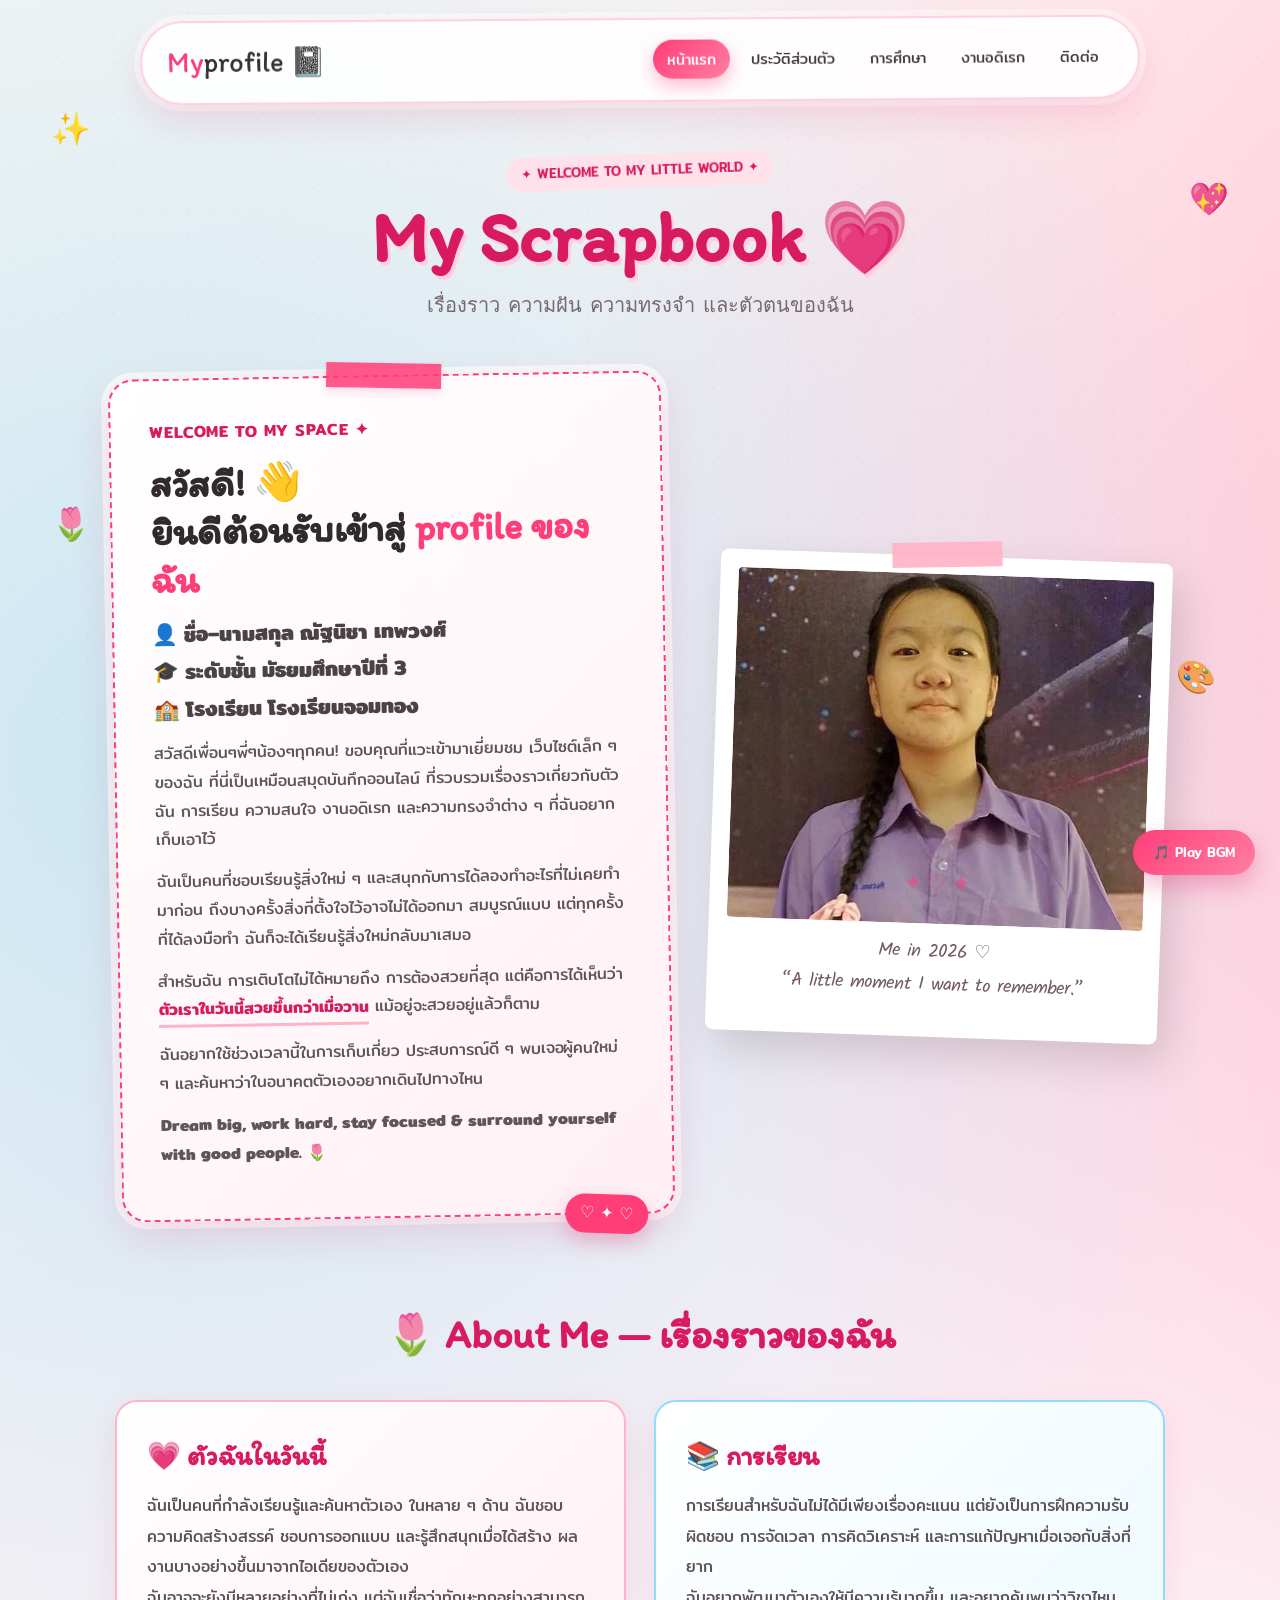
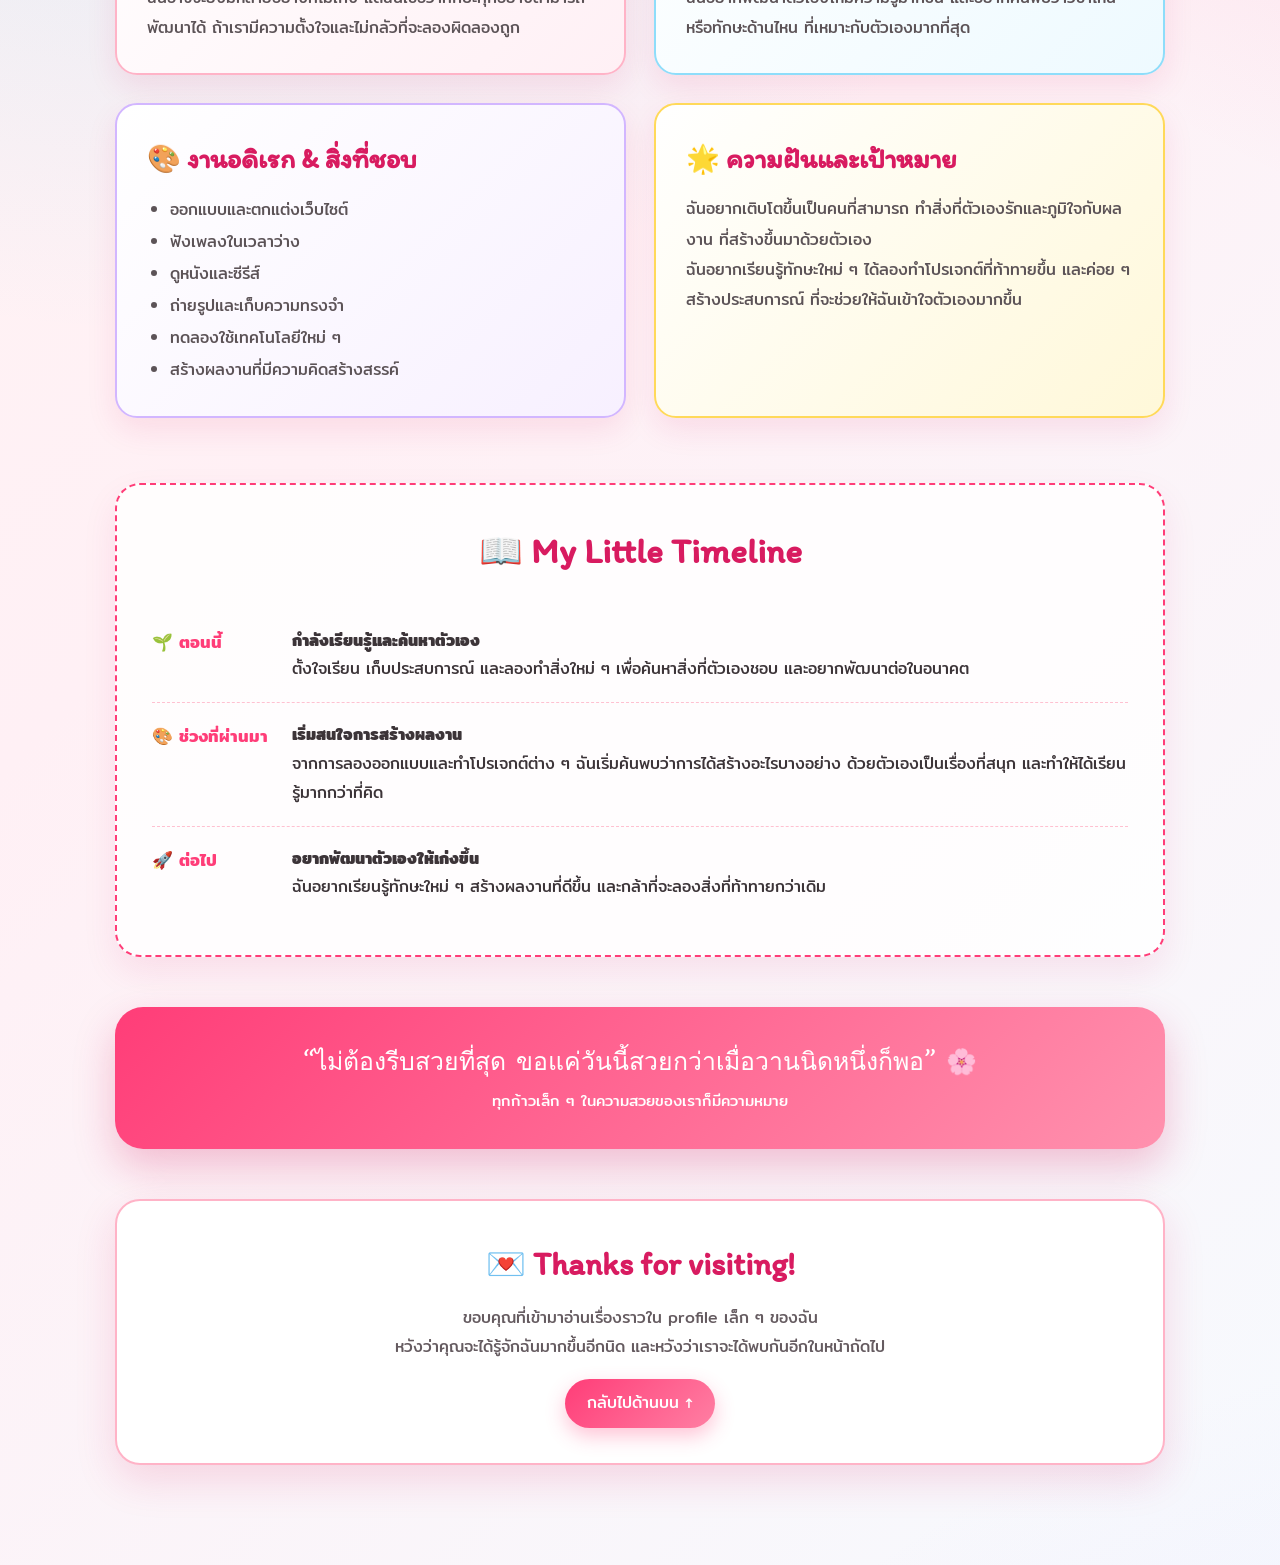
<file: index.html>
<!DOCTYPE html>
<html lang="th">
<head>
    <meta charset="UTF-8">
    <meta name="viewport" content="width=device-width, initial-scale=1.0">

    <title>Myprofile 💗</title>

    <!-- Google Fonts -->
    <link rel="preconnect" href="https://fonts.googleapis.com">
    <link rel="preconnect" href="https://fonts.gstatic.com" crossorigin>

    <link href="https://fonts.googleapis.com/css2?family=Itim&family=Kalam:wght@400;700&family=Mitr:wght@300;400;500;600&display=swap" rel="stylesheet">

    <style>

        :root {
            --pink: #ff3d78;
            --pink-dark: #d81b60;
            --pink-light: #ffb3c7;
            --pink-pale: #fff0f5;

            --blue: #5cc8f2;
            --purple: #b88cff;
            --yellow: #ffd447;
            --green: #72b85a;

            --text: #3c3438;
            --muted: #756970;

            --white: #ffffff;

            --shadow:
                0 15px 40px rgba(216, 27, 96, 0.15);

            --transition:
                all .35s ease;
        }


        * {
            margin: 0;
            padding: 0;
            box-sizing: border-box;
        }

        html {
            scroll-behavior: smooth;
        }

        body {
            font-family: 'Mitr', sans-serif;
            color: var(--text);
            line-height: 1.8;
            min-height: 100vh;
            overflow-x: hidden;

            background:
                radial-gradient(
                    circle at 8% 15%,
                    rgba(92, 200, 242, .32),
                    transparent 25%
                ),

                radial-gradient(
                    circle at 90% 12%,
                    rgba(255, 61, 120, .32),
                    transparent 27%
                ),

                radial-gradient(
                    circle at 80% 85%,
                    rgba(184, 140, 255, .25),
                    transparent 30%
                ),

                linear-gradient(
                    135deg,
                    #fff8f3,
                    #fff0f5,
                    #f5fbff,
                    #faf5ff
                );

            background-size: 160% 160%;
            animation: backgroundMove 15s ease-in-out infinite alternate;
        }

        @keyframes backgroundMove {

            0% {
                background-position: 0% 20%;
            }

            100% {
                background-position: 100% 80%;
            }

        }


        body::before {
            content: "";
            position: fixed;
            inset: 0;

            pointer-events: none;
            z-index: -1;

            opacity: .18;

            background-image:
                radial-gradient(
                    rgba(216,27,96,.35) 1px,
                    transparent 1px
                );

            background-size: 25px 25px;
        }


        /* =========================
           NAVBAR
        ========================= */

        .navbar {
            position: sticky;
            top: 18px;
            z-index: 100;

            width: min(1000px, calc(100% - 30px));

            margin: 0 auto;
            padding: 14px 25px;

            border-radius: 50px;

            background: rgba(255,255,255,.90);

            border: 2px solid #ffd1df;

            backdrop-filter: blur(15px);

            box-shadow:
                0 15px 35px rgba(216,27,96,.13),
                0 0 0 6px rgba(255,255,255,.5);

            transform: rotate(-.4deg);

            animation: navDown .8s ease;
        }

        @keyframes navDown {

            from {
                opacity: 0;
                transform: translateY(-30px);
            }

            to {
                opacity: 1;
                transform: translateY(0);
            }

        }

        .nav-content {
            display: flex;
            align-items: center;
            justify-content: space-between;
            gap: 20px;
        }

        .logo {
            text-decoration: none;

            font-family: 'Itim', cursive;

            font-size: 1.8rem;

            color: var(--pink);

            white-space: nowrap;
        }

        .logo span {
            color: #333;
        }

        .nav-links {
            display: flex;
            gap: 7px;

            list-style: none;
        }

        .nav-links a {
            text-decoration: none;

            color: #443b3f;

            padding: 8px 14px;

            border-radius: 25px;

            transition: var(--transition);

            font-size: .92rem;
        }

        .nav-links a:hover,
        .nav-links a.active {

            color: white;

            background:
                linear-gradient(
                    135deg,
                    var(--pink),
                    #ff7fa3
                );

            box-shadow:
                0 7px 18px rgba(255,61,120,.35);

            transform:
                translateY(-2px)
                rotate(-1deg);
        }


        /* =========================
           MAIN
        ========================= */

        .container {
            width: min(1050px, calc(100% - 35px));

            margin: 70px auto 100px;
        }


        /* =========================
           TITLE
        ========================= */

        .title {
            text-align: center;

            margin-bottom: 50px;

            animation: fadeUp .8s ease;
        }

        .title small {
            display: inline-block;

            color: var(--pink-dark);

            font-weight: 500;

            background: #ffe1ea;

            padding: 5px 15px;

            border-radius: 30px;

            margin-bottom: 10px;

            transform: rotate(-2deg);
        }

        .title h1 {

            font-family: 'Itim', cursive;

            font-size: clamp(2.5rem, 6vw, 4.5rem);

            line-height: 1.1;

            color: var(--pink-dark);

            text-shadow:
                3px 4px 0 #ffd1df;
        }

        .title p {

            font-family: 'Kalam', cursive;

            font-size: 1.25rem;

            color: var(--muted);

            margin-top: 12px;
        }

        @keyframes fadeUp {

            from {
                opacity: 0;
                transform: translateY(25px);
            }

            to {
                opacity: 1;
                transform: translateY(0);
            }

        }


        /* =========================
           HERO
        ========================= */

        .hero {
            display: grid;

            grid-template-columns:
                1.1fr .9fr;

            gap: 45px;

            align-items: center;
        }


        /* =========================
           PAPER
        ========================= */

        .paper {

            position: relative;

            padding: 38px;

            background:
                linear-gradient(
                    135deg,
                    rgba(255,255,255,.98),
                    #fff0f5
                );

            border: 2px dashed var(--pink);

            border-radius: 25px;

            box-shadow:
                var(--shadow),
                0 0 0 7px rgba(255,255,255,.65);

            transform: rotate(-1deg);

            transition: var(--transition);
        }

        .paper:hover {

            transform:
                rotate(0)
                translateY(-6px);

            box-shadow:
                0 25px 55px rgba(216,27,96,.22),
                0 0 30px rgba(255,61,120,.18);
        }

        .paper::before {

            content: "";

            position: absolute;

            width: 115px;
            height: 25px;

            top: -14px;
            left: 50%;

            transform:
                translateX(-50%)
                rotate(2deg);

            background:
                rgba(255,61,120,.85);

            box-shadow:
                0 4px 10px rgba(216,27,96,.15);
        }

        .paper::after {

            content: "♡  ✦  ♡";

            position: absolute;

            right: 25px;
            bottom: -20px;

            color: white;

            background: var(--pink);

            padding: 5px 15px;

            border-radius: 20px;

            box-shadow:
                0 8px 20px rgba(216,27,96,.25);

            transform: rotate(3deg);
        }

        .welcome {

            color: var(--pink-dark);

            font-weight: 600;

            letter-spacing: 1px;
        }

        .paper h2 {

            font-family: 'Itim', cursive;

            font-size: 2.4rem;

            line-height: 1.25;

            margin: 12px 0;

            color: #302a2d;
        }

        .paper h2 span {
            color: var(--pink);
        }

        .paper h3 {

            font-size: 1.3rem;

            margin-bottom: 12px;

            color: #4b4246;
        }

        .paper p {

            color: #5e5559;

            margin-bottom: 13px;
        }

        .highlight {

            display: inline-block;

            color: var(--pink-dark);

            font-weight: 600;

            border-bottom:
                3px solid #ffb3c7;
        }


        /* =========================
           POLAROID
        ========================= */

        .polaroid {

            position: relative;

            padding: 18px 18px 35px;

            background: white;

            border-radius: 8px;

            box-shadow:
                10px 18px 40px rgba(70,50,60,.18);

            transform: rotate(2deg);

            transition: var(--transition);
        }

        .polaroid:hover {

            transform:
                rotate(0)
                scale(1.02)
                translateY(-5px);
        }

        .polaroid::before {

            content: "";

            position: absolute;

            width: 110px;
            height: 25px;

            top: -14px;
            left: 50%;

            transform:
                translateX(-50%)
                rotate(-3deg);

            background:
                rgba(255,179,199,.92);
        }

        .photo {

            height: 350px;

            display: flex;

            align-items: center;
            justify-content: center;

            background:
                linear-gradient(
                    135deg,
                    #ffdce7,
                    #fff0f5
                );

            color: var(--pink-dark);

            font-family: 'Itim', cursive;

            font-size: 2.5rem;

            border-radius: 4px;

            position: relative;

            overflow: hidden;
        }

        /* ⭐ รูปภาพที่เพิ่มเข้ามา */

        .photo img {

            width: 100%;
            height: 100%;

            object-fit: cover;

            display: block;

            border-radius: 4px;
        }

        .photo::after {

            content: "✦  ♡  ✦";

            position: absolute;

            bottom: 20px;

            color: rgba(255,61,120,.55);

            font-size: 1.4rem;

            pointer-events: none;
        }

        .caption {

            text-align: center;

            margin-top: 12px;

            font-family: 'Kalam', cursive;

            color: #725963;

            font-size: 1.15rem;
        }


        /* =========================
           SECTION TITLE
        ========================= */

        .section {
            margin-top: 80px;
        }

        .section-title {

            text-align: center;

            font-family: 'Itim', cursive;

            font-size: 2.5rem;

            color: var(--pink-dark);

            margin-bottom: 30px;
        }


        /* =========================
           CARDS
        ========================= */

        .cards {

            display: grid;

            grid-template-columns:
                repeat(2, 1fr);

            gap: 28px;
        }

        .card {

            position: relative;

            padding: 30px;

            background:
                linear-gradient(
                    135deg,
                    #fff,
                    #fff0f5
                );

            border:
                2px solid #ffb3c7;

            border-radius: 22px;

            box-shadow:
                0 12px 30px rgba(216,27,96,.10);

            transition: var(--transition);
        }

        .card:nth-child(2) {

            background:
                linear-gradient(
                    135deg,
                    #fff,
                    #eefaff
                );

            border-color: #8eddfa;

            transform: rotate(1deg);
        }

        .card:nth-child(3) {

            background:
                linear-gradient(
                    135deg,
                    #fff,
                    #f7f0ff
                );

            border-color: #d2b6ff;

            transform: rotate(-1deg);
        }

        .card:nth-child(4) {

            background:
                linear-gradient(
                    135deg,
                    #fff,
                    #fff8d9
                );

            border-color: #ffd95a;

            transform: rotate(.7deg);
        }

        .card:hover {

            transform:
                translateY(-8px)
                rotate(0);

            box-shadow:
                0 22px 45px rgba(216,27,96,.18);
        }

        .card h3 {

            font-family: 'Itim', cursive;

            color: var(--pink-dark);

            font-size: 1.7rem;

            margin-bottom: 10px;
        }

        .card p {

            color: #5c5357;

            line-height: 1.9;
        }

        .card ul {

            padding-left: 23px;

            color: #5c5357;

            line-height: 2;
        }


        /* =========================
           TIMELINE
        ========================= */

        .timeline {

            margin-top: 65px;

            padding: 35px;

            background:
                rgba(255,255,255,.82);

            border:
                2px dashed var(--pink);

            border-radius: 25px;

            box-shadow:
                0 15px 35px rgba(216,27,96,.09);
        }

        .timeline h2 {

            text-align: center;

            font-family: 'Itim', cursive;

            color: var(--pink-dark);

            font-size: 2.2rem;

            margin-bottom: 25px;
        }

        .timeline-item {

            display: grid;

            grid-template-columns: 120px 1fr;

            gap: 20px;

            padding: 18px 0;

            border-bottom:
                1px dashed #ffc1d1;
        }

        .timeline-item:last-child {
            border-bottom: none;
        }

        .year {

            color: var(--pink);

            font-weight: 600;

            font-size: 1.05rem;
        }


        /* =========================
           QUOTE
        ========================= */

        .quote {

            margin-top: 50px;

            padding: 35px;

            text-align: center;

            border-radius: 28px;

            background:
                linear-gradient(
                    135deg,
                    #ff3d78,
                    #ff91ae
                );

            color: white;

            box-shadow:
                0 18px 40px rgba(216,27,96,.25);
        }

        .quote p {

            font-family: 'Kalam', cursive;

            font-size: 1.55rem;

            line-height: 1.8;
        }


        /* =========================
           CONTACT
        ========================= */

        .contact {

            margin-top: 50px;

            padding: 35px;

            text-align: center;

            background: white;

            border-radius: 25px;

            border: 2px solid #ffb3c7;

            box-shadow:
                var(--shadow);
        }

        .contact h2 {

            font-family: 'Itim', cursive;

            color: var(--pink-dark);

            font-size: 2rem;

            margin-bottom: 10px;
        }

        .contact p {
            color: #655b60;
        }

        .contact-button {

            display: inline-block;

            margin-top: 18px;

            padding: 10px 22px;

            color: white;

            background:
                linear-gradient(
                    135deg,
                    var(--pink),
                    #ff7fa3
                );

            text-decoration: none;

            border-radius: 30px;

            box-shadow:
                0 8px 20px rgba(255,61,120,.3);

            transition: var(--transition);
        }

        .contact-button:hover {

            transform:
                translateY(-3px)
                scale(1.04);
        }


        /* =========================
           BGM BUTTON
        ========================= */

        .bgm {

            position: fixed;

            right: 25px;
            bottom: 25px;

            z-index: 200;

            border: none;

            padding: 12px 20px;

            border-radius: 50px;

            background:
                linear-gradient(
                    135deg,
                    var(--pink),
                    #ff7fa3
                );

            color: white;

            font-family: 'Mitr', sans-serif;

            font-weight: 500;

            cursor: pointer;

            box-shadow:
                0 10px 25px rgba(216,27,96,.3);

            transition: var(--transition);
        }

        .bgm:hover {

            transform:
                translateY(-4px)
                scale(1.04);
        }


        /* =========================
           FLOATING STICKERS
        ========================= */

        .sticker {

            position: fixed;

            z-index: 1;

            font-size: 2rem;

            pointer-events: none;

            animation:
                float 4s ease-in-out infinite;
        }

        .s1 {
            top: 100px;
            left: 4%;
        }

        .s2 {
            top: 170px;
            right: 4%;
            animation-delay: -1s;
        }

        .s3 {
            top: 55%;
            left: 4%;
            animation-delay: -2s;
        }

        .s4 {
            top: 72%;
            right: 5%;
            animation-delay: -3s;
        }

        @keyframes float {

            0%,100% {
                transform:
                    translateY(0)
                    rotate(-5deg);
            }

            50% {
                transform:
                    translateY(-15px)
                    rotate(8deg);
            }

        }


        /* =========================
           RESPONSIVE
        ========================= */

        @media (max-width: 800px) {

            .nav-content {
                flex-direction: column;
            }

            .nav-links {
                flex-wrap: wrap;
                justify-content: center;
            }

            .hero {
                grid-template-columns: 1fr;
            }

            .cards {
                grid-template-columns: 1fr;
            }

            .paper {
                padding: 28px;
            }

            .photo {
                height: 300px;
            }

            .timeline-item {
                grid-template-columns: 1fr;
                gap: 4px;
            }

            .sticker {
                display: none;
            }

        }

    </style>
</head>


<body>


    <!-- FLOATING STICKERS -->

    <div class="sticker s1">✨</div>
    <div class="sticker s2">💖</div>
    <div class="sticker s3">🌷</div>
    <div class="sticker s4">🎨</div>


    <!-- NAVBAR -->

    <nav class="navbar">

        <div class="nav-content">

            <a href="#home" class="logo">
                My<span>profile</span> 📓
            </a>

            <ul class="nav-links">

                <li>
                    <a href="#home" class="active">
                        หน้าแรก
                    </a>
                </li>

                <li>
                    <a href="#about">
                        ประวัติส่วนตัว
                    </a>
                </li>

                <li>
                    <a href="#education">
                        การศึกษา
                    </a>
                </li>

                <li>
                    <a href="#hobby">
                        งานอดิเรก
                    </a>
                </li>

                <li>
                    <a href="#contact">
                        ติดต่อ
                    </a>
                </li>

            </ul>

        </div>

    </nav>


    <!-- MAIN -->

    <main class="container" id="home">


        <!-- TITLE -->

        <section class="title">

            <small>
                ✦ WELCOME TO MY LITTLE WORLD ✦
            </small>

            <h1>
                My Scrapbook 💗
            </h1>

            <p>
                เรื่องราว ความฝัน ความทรงจำ และตัวตนของฉัน
            </p>

        </section>


        <!-- HERO -->

        <section class="hero">


            <!-- PAPER -->

            <article class="paper">

                <div class="welcome">
                    WELCOME TO MY SPACE ✦
                </div>

                <h2>
                    สวัสดี! 👋
                    <br>
                    ยินดีต้อนรับเข้าสู่
                    <span>profile ของฉัน</span>
                </h2>

                <h3>

                    <div class="profile-info">

                        <div>
                            <span>👤 ชื่อ–นามสกุล</span>
                            <strong>ณัฐนิชา เทพวงศ์</strong>
                        </div>

                        <div>
                            <span>🎓 ระดับชั้น</span>
                            <strong>มัธยมศึกษาปีที่ 3</strong>
                        </div>

                        <div>
                            <span>🏫 โรงเรียน</span>
                            <strong>โรงเรียนจอมทอง</strong>
                        </div>

                    </div>

                </h3>

                <p>
                    สวัสดีเพื่อนๆพี่ๆน้องๆทุกคน! ขอบคุณที่แวะเข้ามาเยี่ยมชม
                    เว็บไซต์เล็ก ๆ ของฉัน
                    ที่นี่เป็นเหมือนสมุดบันทึกออนไลน์
                    ที่รวบรวมเรื่องราวเกี่ยวกับตัวฉัน
                    การเรียน ความสนใจ งานอดิเรก
                    และความทรงจำต่าง ๆ ที่ฉันอยากเก็บเอาไว้
                </p>

                <p>
                    ฉันเป็นคนที่ชอบเรียนรู้สิ่งใหม่ ๆ
                    และสนุกกับการได้ลองทำอะไรที่ไม่เคยทำมาก่อน
                    ถึงบางครั้งสิ่งที่ตั้งใจไว้อาจไม่ได้ออกมา
                    สมบูรณ์แบบ แต่ทุกครั้งที่ได้ลงมือทำ
                    ฉันก็จะได้เรียนรู้สิ่งใหม่กลับมาเสมอ
                </p>

                <p>
                    สำหรับฉัน การเติบโตไม่ได้หมายถึง
                    การต้องสวยที่สุด แต่คือการได้เห็นว่า
                    <span class="highlight">
                        ตัวเราในวันนี้สวยขึ้นกว่าเมื่อวาน
                    </span>
                    แม้อยู่จะสวยอยู่แล้วก็ตาม
                </p>

                <p>
                    ฉันอยากใช้ช่วงเวลานี้ในการเก็บเกี่ยว
                    ประสบการณ์ดี ๆ พบเจอผู้คนใหม่ ๆ
                    และค้นหาว่าในอนาคตตัวเองอยากเดินไปทางไหน
                </p>

                <p>
                    <strong>
                        Dream big, work hard,
                        stay focused & surround yourself
                        with good people. 🌷
                    </strong>
                </p>

            </article>


            <!-- POLAROID -->

            <div class="polaroid">

                <div class="photo">

                    <!-- ⭐ รูปโปรไฟล์ -->
                    <img
                        src="images/IMG_0927.jpeg"
                        alt="สาวสวย"
                    >

                </div>

                <div class="caption">

                    Me in 2026 ♡

                    <br>

                    “A little moment I want to remember.”

                </div>

            </div>

        </section>


        <!-- ABOUT ME -->

        <section class="section" id="about">

            <h2 class="section-title">
                🌷 About Me — เรื่องราวของฉัน
            </h2>


            <div class="cards">


                <article class="card">

                    <h3>
                        💗 ตัวฉันในวันนี้
                    </h3>

                    <p>
                        ฉันเป็นคนที่กำลังเรียนรู้และค้นหาตัวเอง
                        ในหลาย ๆ ด้าน ฉันชอบความคิดสร้างสรรค์
                        ชอบการออกแบบ และรู้สึกสนุกเมื่อได้สร้าง
                        ผลงานบางอย่างขึ้นมาจากไอเดียของตัวเอง
                    </p>

                    <p>
                        ฉันอาจจะยังมีหลายอย่างที่ไม่เก่ง
                        แต่ฉันเชื่อว่าทักษะทุกอย่างสามารถพัฒนาได้
                        ถ้าเรามีความตั้งใจและไม่กลัวที่จะลองผิดลองถูก
                    </p>

                </article>


                <article class="card" id="education">

                    <h3>
                        📚 การเรียน
                    </h3>

                    <p>
                        การเรียนสำหรับฉันไม่ได้มีเพียงเรื่องคะแนน
                        แต่ยังเป็นการฝึกความรับผิดชอบ
                        การจัดเวลา การคิดวิเคราะห์
                        และการแก้ปัญหาเมื่อเจอกับสิ่งที่ยาก
                    </p>

                    <p>
                        ฉันอยากพัฒนาตัวเองให้มีความรู้มากขึ้น
                        และอยากค้นพบว่าวิชาไหนหรือทักษะด้านไหน
                        ที่เหมาะกับตัวเองมากที่สุด
                    </p>

                </article>


                <article class="card" id="hobby">

                    <h3>
                        🎨 งานอดิเรก & สิ่งที่ชอบ
                    </h3>

                    <ul>

                        <li>
                            ออกแบบและตกแต่งเว็บไซต์
                        </li>

                        <li>
                            ฟังเพลงในเวลาว่าง
                        </li>

                        <li>
                            ดูหนังและซีรีส์
                        </li>

                        <li>
                            ถ่ายรูปและเก็บความทรงจำ
                        </li>

                        <li>
                            ทดลองใช้เทคโนโลยีใหม่ ๆ
                        </li>

                        <li>
                            สร้างผลงานที่มีความคิดสร้างสรรค์
                        </li>

                    </ul>

                </article>


                <article class="card">

                    <h3>
                        🌟 ความฝันและเป้าหมาย
                    </h3>

                    <p>
                        ฉันอยากเติบโตขึ้นเป็นคนที่สามารถ
                        ทำสิ่งที่ตัวเองรักและภูมิใจกับผลงาน
                        ที่สร้างขึ้นมาด้วยตัวเอง
                    </p>

                    <p>
                        ฉันอยากเรียนรู้ทักษะใหม่ ๆ
                        ได้ลองทำโปรเจกต์ที่ท้าทายขึ้น
                        และค่อย ๆ สร้างประสบการณ์
                        ที่จะช่วยให้ฉันเข้าใจตัวเองมากขึ้น
                    </p>

                </article>

            </div>

        </section>


        <!-- TIMELINE -->

        <section class="timeline">

            <h2>
                📖 My Little Timeline
            </h2>


            <div class="timeline-item">

                <div class="year">
                    🌱 ตอนนี้
                </div>

                <div>

                    <strong>
                        กำลังเรียนรู้และค้นหาตัวเอง
                    </strong>

                    <br>

                    ตั้งใจเรียน เก็บประสบการณ์
                    และลองทำสิ่งใหม่ ๆ
                    เพื่อค้นหาสิ่งที่ตัวเองชอบ
                    และอยากพัฒนาต่อในอนาคต

                </div>

            </div>


            <div class="timeline-item">

                <div class="year">
                    🎨 ช่วงที่ผ่านมา
                </div>

                <div>

                    <strong>
                        เริ่มสนใจการสร้างผลงาน
                    </strong>

                    <br>

                    จากการลองออกแบบและทำโปรเจกต์ต่าง ๆ
                    ฉันเริ่มค้นพบว่าการได้สร้างอะไรบางอย่าง
                    ด้วยตัวเองเป็นเรื่องที่สนุก
                    และทำให้ได้เรียนรู้มากกว่าที่คิด

                </div>

            </div>


            <div class="timeline-item">

                <div class="year">
                    🚀 ต่อไป
                </div>

                <div>

                    <strong>
                        อยากพัฒนาตัวเองให้เก่งขึ้น
                    </strong>

                    <br>

                    ฉันอยากเรียนรู้ทักษะใหม่ ๆ
                    สร้างผลงานที่ดีขึ้น
                    และกล้าที่จะลองสิ่งที่ท้าทายกว่าเดิม

                </div>

            </div>

        </section>


        <!-- QUOTE -->

        <section class="quote">

            <p>
                “ไม่ต้องรีบสวยที่สุด
                ขอแค่วันนี้สวยกว่าเมื่อวานนิดหนึ่งก็พอ” 🌸
            </p>

            <p style="font-family:'Mitr';font-size:.95rem;">
                ทุกก้าวเล็ก ๆ ในความสวยของเราก็มีความหมาย
            </p>

        </section>


        <!-- CONTACT -->

        <section class="contact" id="contact">

            <h2>
                💌 Thanks for visiting!
            </h2>

            <p>
                ขอบคุณที่เข้ามาอ่านเรื่องราวใน profile
                เล็ก ๆ ของฉัน
            </p>

            <p>
                หวังว่าคุณจะได้รู้จักฉันมากขึ้นอีกนิด
                และหวังว่าเราจะได้พบกันอีกในหน้าถัดไป
            </p>

            <a href="#home" class="contact-button">
                กลับไปด้านบน ↑
            </a>

        </section>


    </main>


    <!-- BGM -->

    <button class="bgm" onclick="playMusic()">
        🎵 Play BGM
    </button>


    <script>

        function playMusic() {

            alert(
                "🎵 สามารถใส่เพลงของคุณในส่วน JavaScript นี้ได้เลย 💗"
            );

        }


        /* เพิ่ม effect เมื่อเลื่อนถึง section */

        const cards = document.querySelectorAll('.card');

        const observer = new IntersectionObserver(entries => {

            entries.forEach(entry => {

                if (entry.isIntersecting) {

                    entry.target.style.opacity = '1';

                    entry.target.style.transform =
                        'translateY(0) rotate(0deg)';

                }

            });

        }, {
            threshold: 0.1
        });


        cards.forEach(card => {

            observer.observe(card);

        });

    </script>

</body>
</html>
</file>
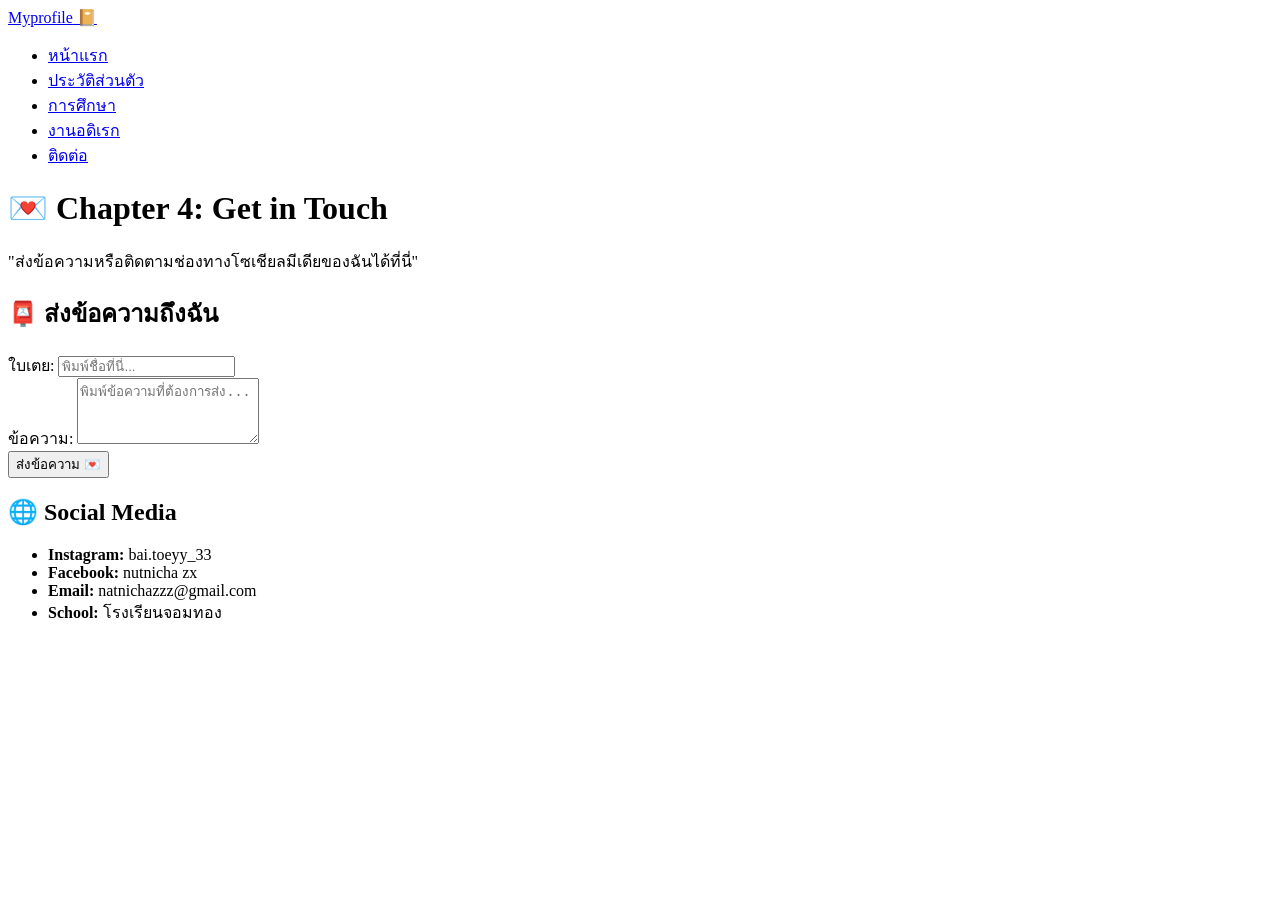
<file: contact.html>
<!DOCTYPE html>
<html lang="th">
<head>
    <meta charset="UTF-8">
    <meta name="viewport" content="width=device-width, initial-scale=1.0">
    <title>My Journal | Contact</title>
    <link href="https://fonts.googleapis.com/css2?family=Itim&family=Kalam:wght@400;700&family=Mitr:wght@300;400;500&display=swap" rel="stylesheet">
    <link rel="stylesheet" href="style.css">
</head>
<body>
    <div class="bg-paper-texture"></div>
    <div class="bg-soft-gradient"></div>

    <header class="navbar-wrapper">
        <nav class="scrapbook-nav">
            <div class="washi-tape tape-nav-top"></div>
            <div class="nav-container">
                <a href="index.html" class="logo">My<span>profile</span> 📔</a>
                <ul class="nav-links">
                    <li><a href="index.html">หน้าแรก</a></li>
                    <li><a href="profile.html">ประวัติส่วนตัว</a></li>
                    <li><a href="education.html">การศึกษา</a></li>
                    <li><a href="hobby.html">งานอดิเรก</a></li>
                    <li><a href="contact.html" class="active">ติดต่อ</a></li>
                </ul>
            </div>
        </nav>
    </header>

    <main class="container">
        <div class="page-title-box">
            <h1 class="greeting">💌 Chapter 4: Get in Touch</h1>
            <p class="handwritten">"ส่งข้อความหรือติดตามช่องทางโซเชียลมีเดียของฉันได้ที่นี่"</p>
        </div>

        <section class="grid-2col">
            <article class="paper-card">
                <div class="washi-tape tape-corner-left"></div>
                <h2 class="section-title">📮 ส่งข้อความถึงฉัน</h2>
                <form class="contact-form" onsubmit="event.preventDefault(); alert('ขอบคุณสำหรับข้อความ!');">
                    <div class="form-group">
                        <label for="name">ใบเตย:</label>
                        <input type="text" id="name" placeholder="พิมพ์ชื่อที่นี่..." required>
                    </div>
                    <div class="form-group">
                        <label for="message">ข้อความ:</label>
                        <textarea id="message" rows="4" placeholder="พิมพ์ข้อความที่ต้องการส่ง..." required></textarea>
                    </div>
                    <button type="submit" class="journal-btn primary-btn">ส่งข้อความ 💌</button>
                </form>
            </article>

            <article class="paper-card">
                <div class="washi-tape tape-top-center"></div>
                <h2 class="section-title">🌐 Social Media</h2>
                <ul class="info-journal-list">
                    <li><strong>Instagram:</strong> bai.toeyy_33</li>
                    <li><strong>Facebook:</strong> nutnicha zx</li>
                    <li><strong>Email:</strong> natnichazzz@gmail.com</li>
                    <li><strong>School:</strong> โรงเรียนจอมทอง</li>
                </ul>
            </article>
        </section>
    </main>

    <script src="script.js"></script>
</body>
</html>
</file>
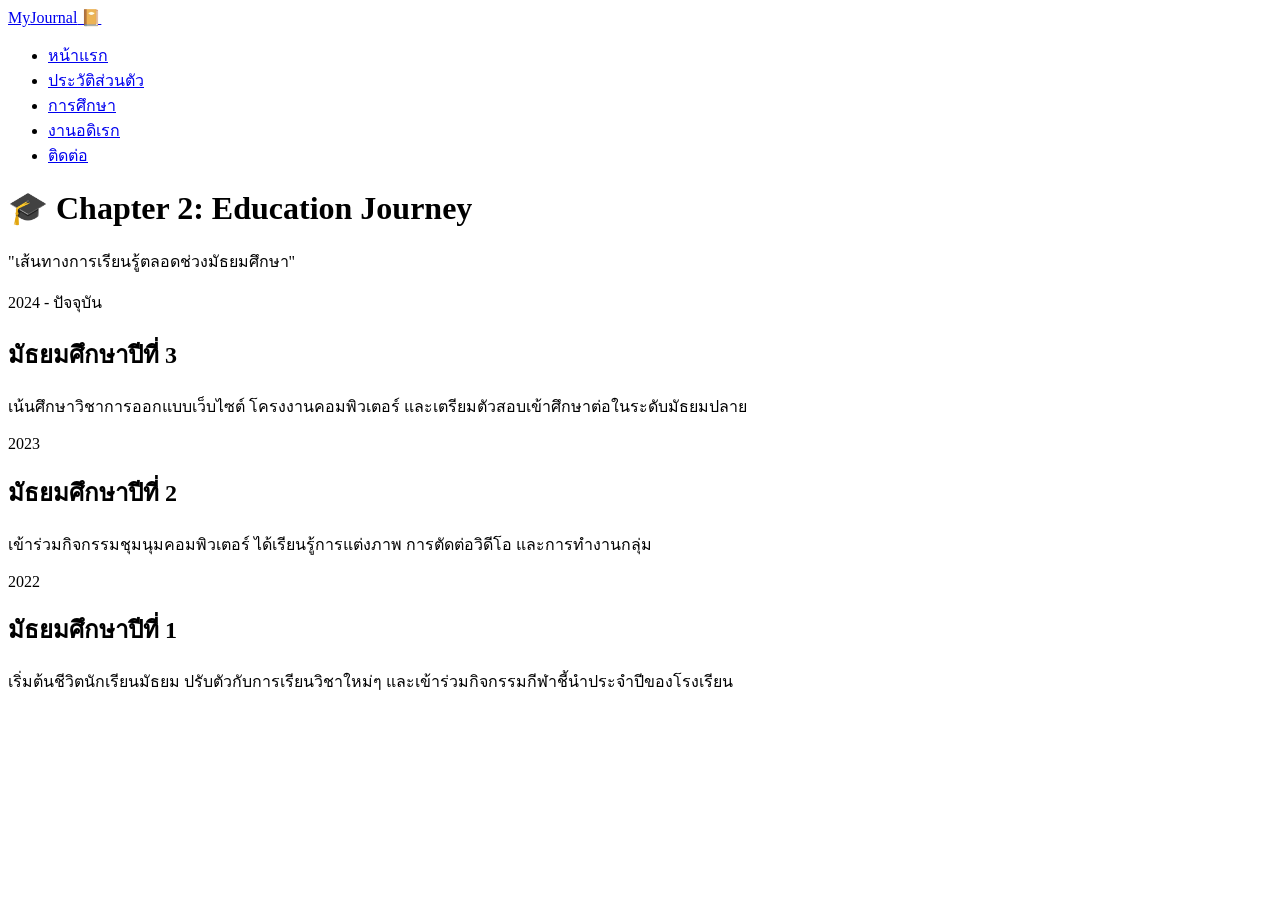
<file: education.html>
<!DOCTYPE html>
<html lang="th">
<head>
    <meta charset="UTF-8">
    <meta name="viewport" content="width=device-width, initial-scale=1.0">
    <title>My Journal | Education</title>
    <link href="https://fonts.googleapis.com/css2?family=Itim&family=Kalam:wght@400;700&family=Mitr:wght@300;400;500&display=swap" rel="stylesheet">
    <link rel="stylesheet" href="style.css">
</head>
<body>
    <div class="bg-paper-texture"></div>
    <div class="bg-soft-gradient"></div>

    <header class="navbar-wrapper">
        <nav class="scrapbook-nav">
            <div class="washi-tape tape-nav-top"></div>
            <div class="nav-container">
                <a href="index.html" class="logo">My<span>Journal</span> 📔</a>
                <ul class="nav-links">
                    <li><a href="index.html">หน้าแรก</a></li>
                    <li><a href="profile.html">ประวัติส่วนตัว</a></li>
                    <li><a href="education.html" class="active">การศึกษา</a></li>
                    <li><a href="hobby.html">งานอดิเรก</a></li>
                    <li><a href="contact.html">ติดต่อ</a></li>
                </ul>
            </div>
        </nav>
    </header>

    <main class="container">
        <div class="page-title-box">
            <h1 class="greeting">🎓 Chapter 2: Education Journey</h1>
            <p class="handwritten">"เส้นทางการเรียนรู้ตลอดช่วงมัธยมศึกษา"</p>
        </div>

        <section class="timeline-container">
            <div class="timeline-item paper-card">
                <div class="washi-tape tape-corner-left"></div>
                <span class="timeline-year">2024 - ปัจจุบัน</span>
                <h2 class="section-title">มัธยมศึกษาปีที่ 3</h2>
                <p class="intro-text">เน้นศึกษาวิชาการออกแบบเว็บไซต์ โครงงานคอมพิวเตอร์ และเตรียมตัวสอบเข้าศึกษาต่อในระดับมัธยมปลาย</p>
            </div>

            <div class="timeline-item paper-card">
                <div class="washi-tape tape-top-center"></div>
                <span class="timeline-year">2023</span>
                <h2 class="section-title">มัธยมศึกษาปีที่ 2</h2>
                <p class="intro-text">เข้าร่วมกิจกรรมชุมนุมคอมพิวเตอร์ ได้เรียนรู้การแต่งภาพ การตัดต่อวิดีโอ และการทำงานกลุ่ม</p>
            </div>

            <div class="timeline-item paper-card">
                <div class="washi-tape tape-corner-left"></div>
                <span class="timeline-year">2022</span>
                <h2 class="section-title">มัธยมศึกษาปีที่ 1</h2>
                <p class="intro-text">เริ่มต้นชีวิตนักเรียนมัธยม ปรับตัวกับการเรียนวิชาใหม่ๆ และเข้าร่วมกิจกรรมกีฬาชี้นำประจำปีของโรงเรียน</p>
            </div>
        </section>
    </main>

    <script src="script.js"></script>
</body>
</html>
</file>
<file: style.css>
.panel {
    padding: 30px;
    background: rgba(255,255,255,.9);

    border: 2px solid #ffb3c7;
    border-radius: 26px;

    box-shadow: var(--shadow);

    transform-style: preserve-3d;
    transition: transform .15s ease,
                box-shadow .3s ease;

    will-change: transform;
}
transform-style: preserve-3d;
transition: transform .15s ease, box-shadow .3s ease;
will-change: transform;
</file>
